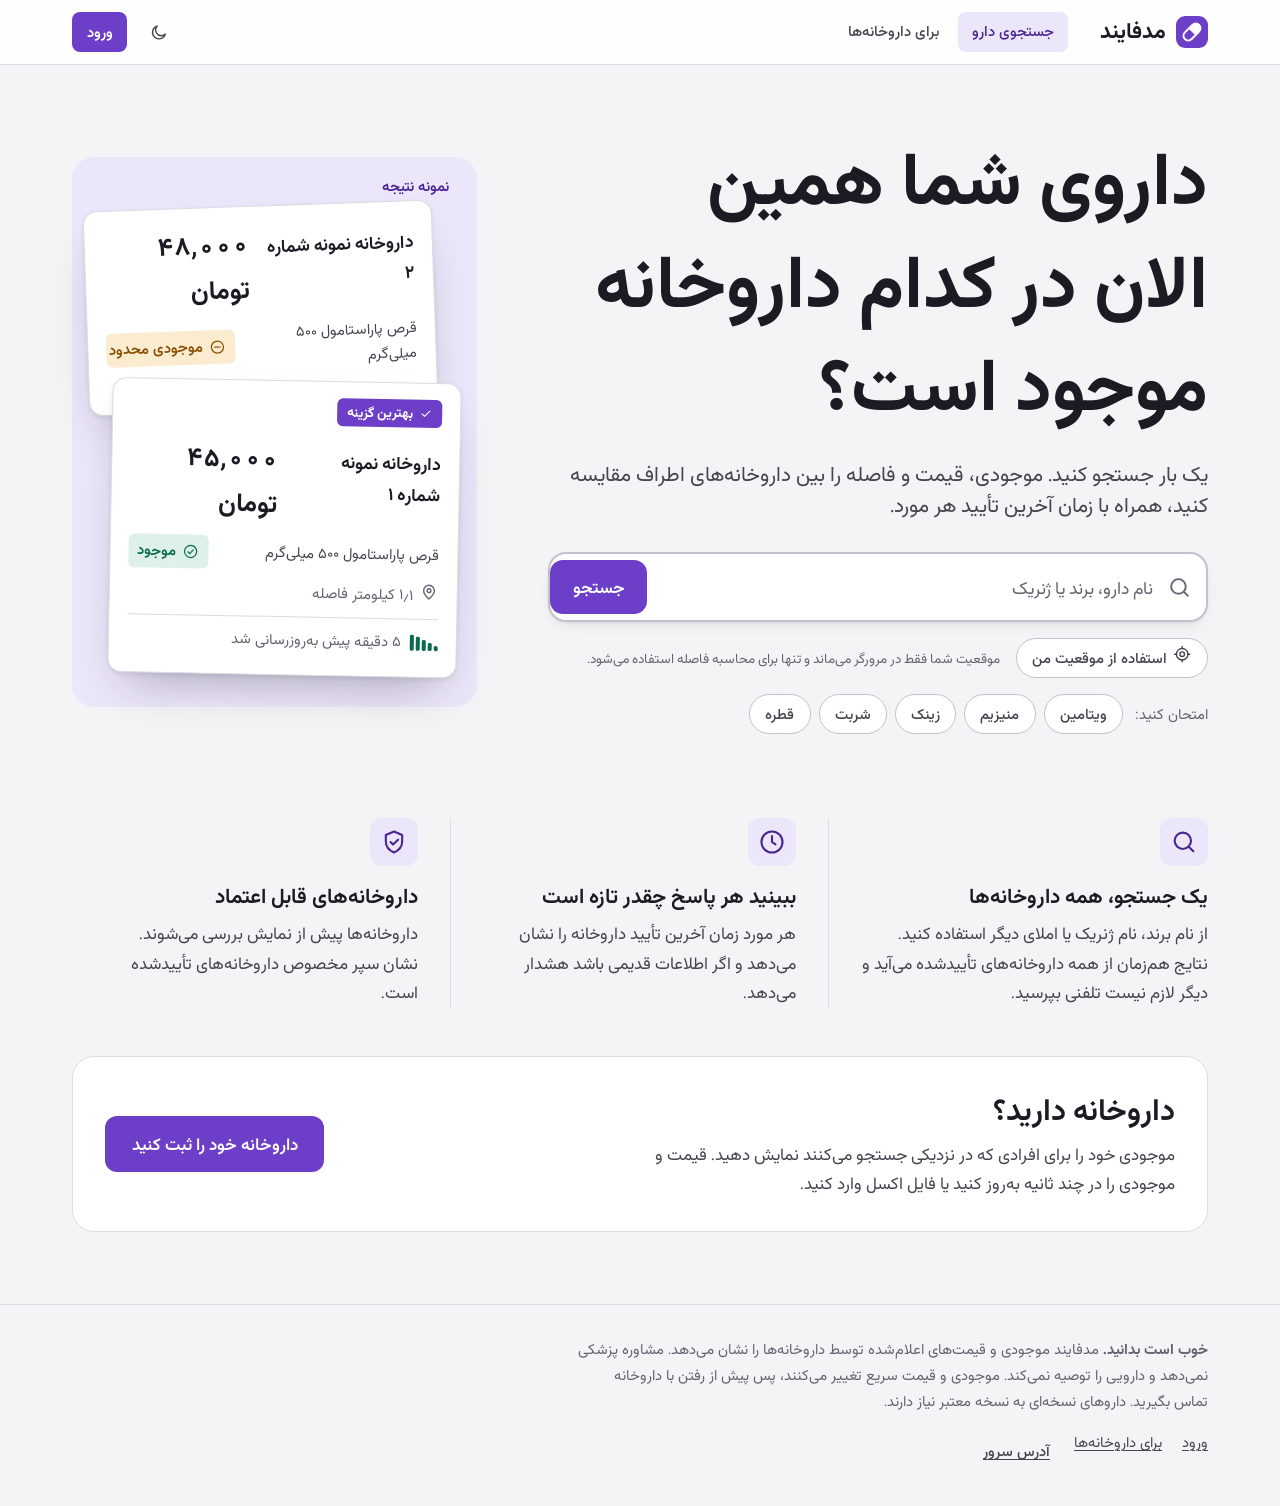
<file: frontend/index.html>
<!DOCTYPE html>
<html lang="fa" dir="rtl" data-theme="light">
<head>
<meta charset="utf-8">
<meta name="viewport" content="width=device-width, initial-scale=1">
<meta name="color-scheme" content="light dark">
<meta name="description" content="ببینید کدام داروخانه داروی شما را دارد؛ قیمت و فاصله را مقایسه کنید و زمان آخرین تأیید هر مورد را ببینید.">
<title>مدفایند: داروی خود را در داروخانه‌های اطراف پیدا کنید</title>
<script>document.documentElement.dataset.theme=localStorage.getItem('medfind_theme')||(matchMedia('(prefers-color-scheme: dark)').matches?'dark':'light')</script>
<script src="js/i18n.js"></script>
<link rel="stylesheet" href="css/medfind.css">
<link rel="stylesheet" href="css/rtl.css">
<link rel="stylesheet" href="css/search.css">
</head>
<body>
<a class="skip" href="#results">Skip to results</a>
<header id="siteNav"></header>

<main>
  <!-- ============ HERO + SEARCH ============ -->
  <section class="hero" id="hero">
    <div class="wrap hero__grid">
      <div class="hero__copy">
        <h1 class="hero__title">Which pharmacy has your medicine right now?</h1>
        <p class="hero__lede">Search once. Compare availability, price and distance across nearby pharmacies, with the time each listing was last confirmed.</p>

        <form class="searchbar-wrap" id="searchForm" role="search" autocomplete="off">
          <div class="searchbar">
            <span class="searchbar__icon" aria-hidden="true"></span>
            <label class="visually-hidden" for="q">Medicine name</label>
            <input class="searchbar__input" id="q" name="q" type="search" inputmode="search"
                   placeholder="Medicine, brand or generic name" enterkeyhint="search" autocapitalize="off" spellcheck="false">
            <button class="btn btn--primary searchbar__go" type="submit"><span class="searchbar__go-icon" aria-hidden="true"></span><span>Search</span></button>
          </div>
          <ul class="suggest" id="suggest" aria-label="Medicine suggestions"></ul>
        </form>

        <div class="hero__loc">
          <button class="chip" type="button" id="locBtn" aria-pressed="false"><span id="locBtnIcon" aria-hidden="true"></span><span id="locBtnText">Use my location</span></button>
          <span class="hint" id="locHint">Location stays in your browser and is only used to measure distance.</span>
        </div>

        <div class="hero__quick" id="quick" aria-label="Quick searches"></div>
      </div>

      <aside class="hero__stage" aria-hidden="true">
        <div class="stage__label">Example result</div>
        <div class="sample sample--back">
          <div class="sample__row"><strong>داروخانه نمونه شماره ۲</strong><span class="sample__price">۴۸٬۰۰۰ تومان</span></div>
          <div class="sample__row sample__row--sub"><span>قرص پاراستامول ۵۰۰ میلی‌گرم</span><span class="status" data-s="limited_stock" id="sampleStatusB"></span></div>
        </div>
        <div class="sample sample--front">
          <div class="sample__flags"><span class="flag" id="sampleFlag"></span></div>
          <div class="sample__row"><strong>داروخانه نمونه شماره ۱</strong><span class="sample__price">۴۵٬۰۰۰ تومان</span></div>
          <div class="sample__row sample__row--sub"><span>قرص پاراستامول ۵۰۰ میلی‌گرم</span><span class="status" data-s="available" id="sampleStatusA"></span></div>
          <div class="sample__meta"><span id="samplePin"></span> 1.1 km away</div>
          <div class="sample__fresh">
            <span class="fresh" data-tier="fresh"><span class="fresh__bars sample__bars"><i></i><i></i><i></i><i></i><i></i></span><span class="fresh__text">Updated 5 min ago</span></span>
          </div>
        </div>
      </aside>
    </div>
  </section>

  <!-- ============ RESULTS ============ -->
  <section class="results wrap" id="results" hidden aria-labelledby="resultsTitle">
    <div class="results__layout">
      <aside class="filters-col" aria-label="Filters">
        <div class="filters-col__inner" id="filtersDesktop"></div>
      </aside>

      <div class="results__main">
        <div class="results__head">
          <div>
            <h2 class="results__title" id="resultsTitle" tabindex="-1">Results</h2>
            <p class="results__sub" id="resultsSub"></p>
          </div>
          <div class="results__tools">
            <button class="btn btn--secondary btn--sm filters-btn" type="button" id="filtersBtn"><span id="filtersBtnIcon" aria-hidden="true"></span><span>Filters</span><span class="filters-btn__count" id="filtersCount" hidden></span></button>
            <label class="visually-hidden" for="sortSel">Sort results</label>
            <select class="select select--sm" id="sortSel">
              <option value="best">Best overall</option>
              <option value="nearest">Nearest</option>
              <option value="price">Lowest price</option>
              <option value="updated">Recently updated</option>
            </select>
            <div class="seg" role="group" aria-label="Result layout">
              <button type="button" class="seg__btn" id="viewCards" aria-pressed="true" aria-label="Card view"></button>
              <button type="button" class="seg__btn" id="viewTable" aria-pressed="false" aria-label="Comparison table view"></button>
            </div>
          </div>
        </div>

        <div class="products" id="products" role="group" aria-label="Narrow by product" hidden></div>
        <div id="resultList" class="result-list" aria-live="polite"></div>
        <section class="web" id="webResults" hidden aria-labelledby="webTitle"></section>
        <p class="visually-hidden" id="liveStatus" role="status"></p>
      </div>
    </div>
  </section>

  <!-- ============ WHY / HOW (shown before the first search) ============ -->
  <section class="why wrap" id="why">
    <div class="why__grid">
      <div class="why__item">
        <span id="why1" class="why__icon" aria-hidden="true"></span>
        <h2>One search, every pharmacy</h2>
        <p>Use a brand, a generic name or an alternative spelling. Results come from every approved pharmacy at once, so you stop calling around.</p>
      </div>
      <div class="why__item">
        <span id="why2" class="why__icon" aria-hidden="true"></span>
        <h2>See how fresh each answer is</h2>
        <p>Every listing shows when the pharmacy last confirmed it, and warns you when the information is old.</p>
      </div>
      <div class="why__item">
        <span id="why3" class="why__icon" aria-hidden="true"></span>
        <h2>Pharmacies you can trust</h2>
        <p>Pharmacies are reviewed before they appear. A shield marks the ones that have been verified.</p>
      </div>
    </div>

    <div class="owner-cta">
      <div>
        <h2>Run a pharmacy?</h2>
        <p>Keep your stock visible to people searching nearby. Update prices and availability in seconds, or import a spreadsheet.</p>
      </div>
      <a class="btn btn--primary btn--lg" href="login.html?mode=register&amp;role=pharmacy_owner">List your pharmacy</a>
    </div>
  </section>
</main>

<footer class="footer">
  <div class="wrap footer__grid">
    <p><strong>Good to know.</strong> MedFind shows availability and prices reported by pharmacies. It does not give medical advice or recommend medicines. Stock and prices change quickly, so confirm with the pharmacy before you travel. Prescription-only medicines need a valid prescription.</p>
    <div class="footer__links">
      <a href="login.html">Log in</a>
      <a href="login.html?mode=register&amp;role=pharmacy_owner">For pharmacies</a>
      <button class="link-btn" type="button" data-open-connection>API address</button>
    </div>
  </div>
</footer>

<!-- Filters (mobile bottom sheet; the same controls live in the sidebar on wide screens) -->
<dialog class="sheet sheet--bottom" id="filtersSheet" aria-labelledby="filtersSheetTitle">
  <div class="sheet__form">
    <div class="sheet__head"><h2 id="filtersSheetTitle">Filters</h2><button class="btn btn--ghost btn--icon" type="button" data-close-dialog aria-label="Close filters" id="filtersClose"></button></div>
    <div class="sheet__body" id="filtersMobile"></div>
    <div class="sheet__foot"><button class="btn btn--primary btn--block" type="button" data-close-dialog id="filtersDone">Show results</button></div>
  </div>
</dialog>

<template id="filtersTpl">
  <div class="filters">
    <h2 class="filters__title">Filters</h2>
    <fieldset class="fgroup">
      <legend>Availability</legend>
      <label class="check"><input type="checkbox" data-filter="inStock"><span>In stock only</span></label>
      <label class="check"><input type="checkbox" data-filter="verified"><span>Verified pharmacies only</span></label>
    </fieldset>
    <fieldset class="fgroup">
      <legend>Distance</legend>
      <div class="range">
        <input type="range" min="1" max="50" step="1" value="50" data-filter="maxKm" aria-label="Maximum distance in kilometres">
        <output data-out="maxKm">Any distance</output>
      </div>
      <p class="hint" data-loc-hint>Turn on your location to filter by distance.</p>
    </fieldset>
    <button class="btn btn--ghost btn--sm" type="button" data-clear-filters>Clear filters</button>
  </div>
</template>

<!-- API address -->
<dialog class="sheet" id="connectionDialog" aria-labelledby="connTitle">
  <form class="sheet__form" id="connectionForm" method="dialog">
    <div class="sheet__head"><h2 id="connTitle">API address</h2><button class="btn btn--ghost btn--icon" type="button" data-close-dialog aria-label="Close" id="connClose"></button></div>
    <div class="sheet__body">
      <div class="field">
        <label class="label" for="connInput">Where is the MedFind API running?</label>
        <input class="input" id="connInput" type="url" placeholder="http://127.0.0.1:8000" required>
        <p class="hint">If you opened this page from the API itself (/app/), this is already correct.</p>
      </div>
    </div>
    <div class="sheet__foot">
      <button class="btn btn--ghost" type="button" data-close-dialog>Cancel</button>
      <button class="btn btn--primary" type="submit">Save and retry</button>
    </div>
  </form>
</dialog>

<script src="js/config.js"></script>
<script src="js/core.js"></script>
<script src="js/search.js"></script>
</body>
</html>
</file>
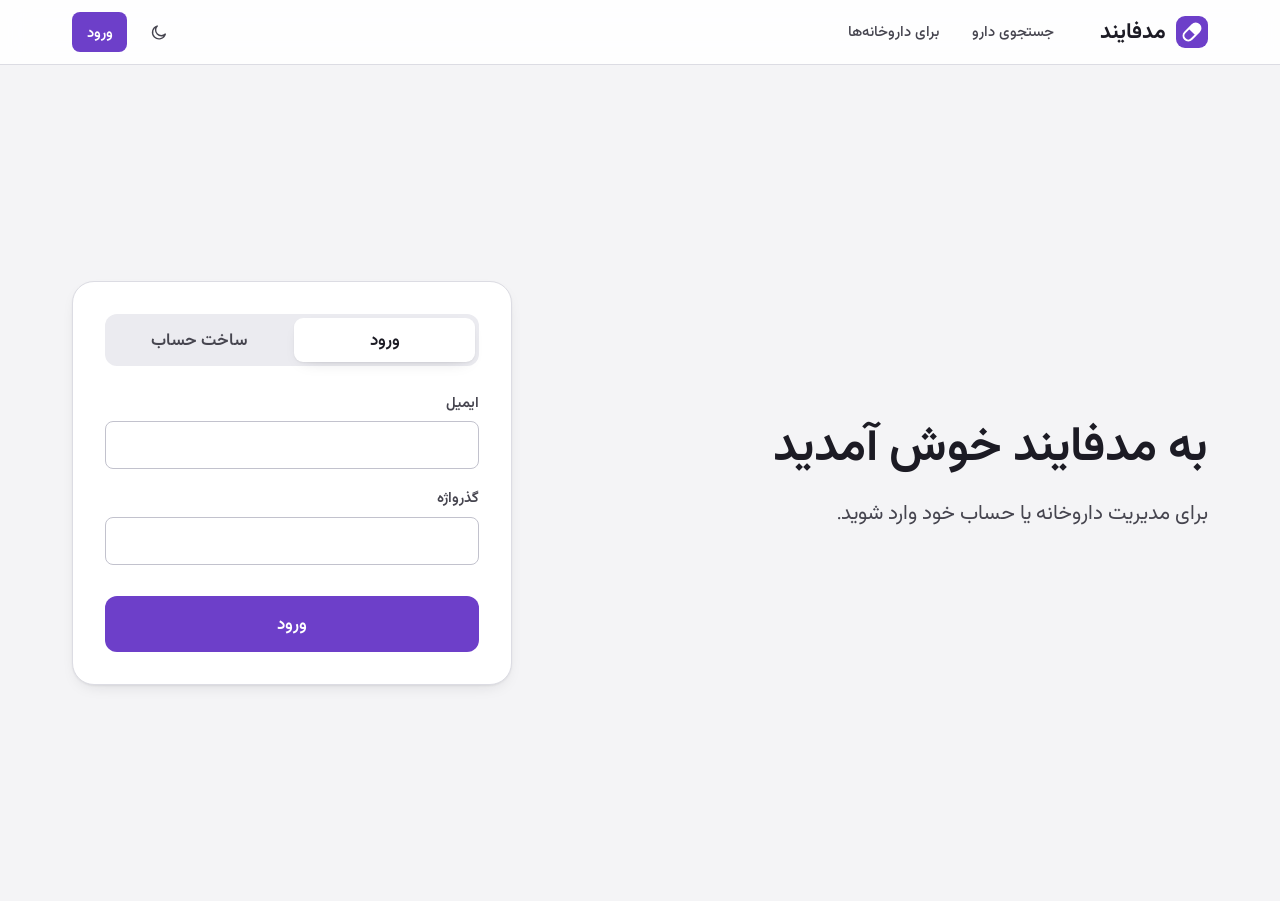
<file: frontend/admin.html>
<!DOCTYPE html>
<html lang="fa" dir="rtl" data-theme="light">
<head>
<meta charset="utf-8">
<meta name="viewport" content="width=device-width, initial-scale=1">
<meta name="color-scheme" content="light dark">
<title>مدیریت · مدفایند</title>
<script>document.documentElement.dataset.theme=localStorage.getItem('medfind_theme')||(matchMedia('(prefers-color-scheme: dark)').matches?'dark':'light')</script>
<script src="js/i18n.js"></script>
<link rel="stylesheet" href="css/medfind.css">
<link rel="stylesheet" href="css/rtl.css">
<link rel="stylesheet" href="css/app.css">
</head>
<body>
<a class="skip" href="#main">Skip to content</a>
<header id="siteNav"></header>
<main id="main" class="page wrap">
  <div class="page__head"><div><h1>Admin</h1><p>Approve pharmacies and manage the medicine catalogue.</p></div></div>
  <div class="tabs tabs--line" role="tablist" aria-label="Sections" id="tabs">
    <button class="tab" role="tab" data-tab="pharmacies" type="button">Pharmacies</button>
    <button class="tab" role="tab" data-tab="medicines" type="button">Medicines</button>
    <button class="tab" role="tab" data-tab="categories" type="button">Categories</button>
    <button class="tab" role="tab" data-tab="sources" type="button">Data sources</button>
    <button class="tab" role="tab" data-tab="users" type="button">Users</button>
  </div>
  <div id="panel" aria-live="polite"></div>
</main>

<dialog class="sheet" id="formDialog" aria-labelledby="fdTitle">
  <form class="sheet__form" id="fdForm" method="dialog">
    <div class="sheet__head"><h2 id="fdTitle"></h2><button class="btn btn--ghost btn--icon" type="button" data-close-dialog aria-label="Close" id="fdClose"></button></div>
    <div class="sheet__body" id="fdBody"></div>
    <div class="sheet__foot"><button class="btn btn--ghost" type="button" data-close-dialog>Cancel</button><button class="btn btn--primary" type="submit">Save</button></div>
  </form>
</dialog>

<script src="js/config.js"></script>
<script src="js/core.js"></script>
<script src="js/admin.js"></script>
</body>
</html>
</file>
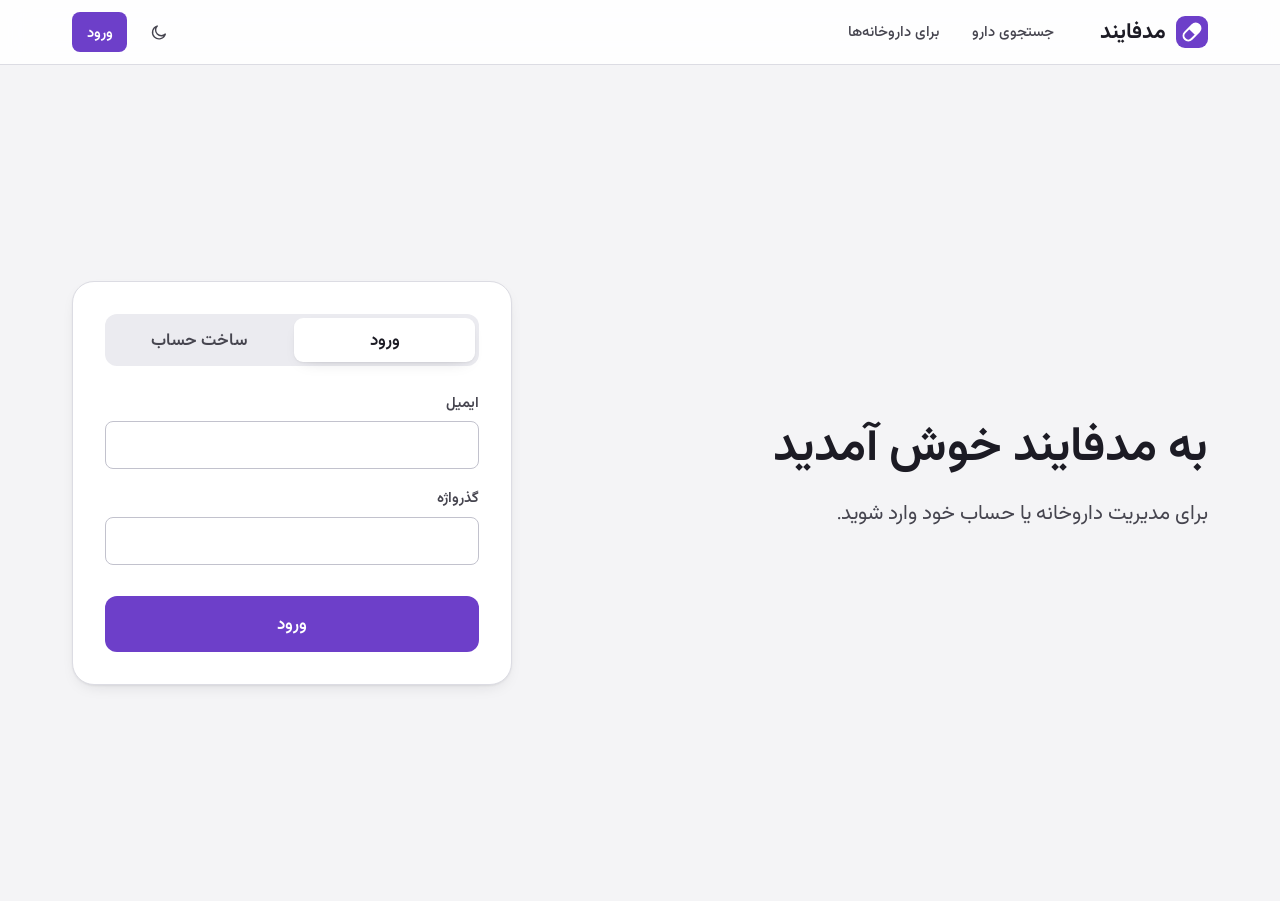
<file: frontend/dashboard.html>
<!DOCTYPE html>
<html lang="fa" dir="rtl" data-theme="light">
<head>
<meta charset="utf-8">
<meta name="viewport" content="width=device-width, initial-scale=1">
<meta name="color-scheme" content="light dark">
<title>داروخانه من · مدفایند</title>
<script>document.documentElement.dataset.theme=localStorage.getItem('medfind_theme')||(matchMedia('(prefers-color-scheme: dark)').matches?'dark':'light')</script>
<script src="js/i18n.js"></script>
<link rel="stylesheet" href="css/medfind.css">
<link rel="stylesheet" href="css/rtl.css">
<link rel="stylesheet" href="css/app.css">
</head>
<body>
<a class="skip" href="#main">Skip to content</a>
<header id="siteNav"></header>
<main id="main" class="page wrap" aria-live="polite"><div class="skeleton" style="height:240px"></div></main>

<dialog class="sheet" id="addDialog" aria-labelledby="addTitle">
  <form class="sheet__form" id="addForm" method="dialog">
    <div class="sheet__head"><h2 id="addTitle">Add a medicine</h2><button class="btn btn--ghost btn--icon" type="button" data-close-dialog aria-label="Close" id="addClose"></button></div>
    <div class="sheet__body">
      <div class="field" style="position:relative">
        <label class="label" for="addMed">Medicine</label>
        <input class="input" id="addMed" autocomplete="off" placeholder="Start typing a name…" required>
        <ul class="suggest" id="addSuggest" aria-label="Medicines"></ul>
        <p class="hint" id="addPicked">Pick a medicine from the list.</p>
      </div>
      <div class="field-row field-row--3" style="margin-top:var(--s-4)">
        <div class="field"><label class="label" for="addPrice">Price</label><input class="input" id="addPrice" type="number" min="0" step="0.01" inputmode="decimal"></div>
        <div class="field"><label class="label" for="addStatus">Status</label>
          <select class="select" id="addStatus"><option value="available">Available</option><option value="limited_stock">Limited stock</option><option value="out_of_stock">Out of stock</option><option value="unknown">Not confirmed</option></select></div>
        <div class="field"><label class="label" for="addStock">Stock</label><input class="input" id="addStock" type="number" min="0" step="1" inputmode="numeric"></div>
      </div>
      <p class="form-error" id="addErr" role="alert"></p>
    </div>
    <div class="sheet__foot"><button class="btn btn--ghost" type="button" data-close-dialog>Cancel</button><button class="btn btn--primary" type="submit">Add listing</button></div>
  </form>
</dialog>

<dialog class="sheet" id="impDialog" aria-labelledby="impTitle">
  <form class="sheet__form" id="impForm" method="dialog">
    <div class="sheet__head"><h2 id="impTitle">Import stock from a file</h2><button class="btn btn--ghost btn--icon" type="button" data-close-dialog aria-label="Close" id="impClose"></button></div>
    <div class="sheet__body">
      <p style="color:var(--ink-2)">یک فایل CSV یا Excel با ستون <b>نام دارو</b> (یا <b>بارکد</b>) و دست‌کم یکی از ستون‌های <b>قیمت</b>، <b>وضعیت</b> و <b>موجودی</b> بارگذاری کنید. موردهای موجود به‌روز و موردهای جدید اضافه می‌شوند.</p>
      <p style="margin:var(--s-3) 0"><button class="link-btn" type="button" id="impTpl">Download a template</button></p>
      <div class="field"><label class="label" for="impFile">File (.csv or .xlsx, up to 2 MB)</label><input class="input" id="impFile" type="file" accept=".csv,.xlsx,.xlsm,.txt,.tsv" required></div>
      <div id="impResult" role="status" aria-live="polite" style="margin-top:var(--s-4)"></div>
    </div>
    <div class="sheet__foot"><button class="btn btn--ghost" type="button" data-close-dialog>Close</button><button class="btn btn--primary" type="submit" id="impGo">Import</button></div>
  </form>
</dialog>

<script src="js/config.js"></script>
<script src="js/core.js"></script>
<script src="js/dashboard.js"></script>
</body>
</html>
</file>
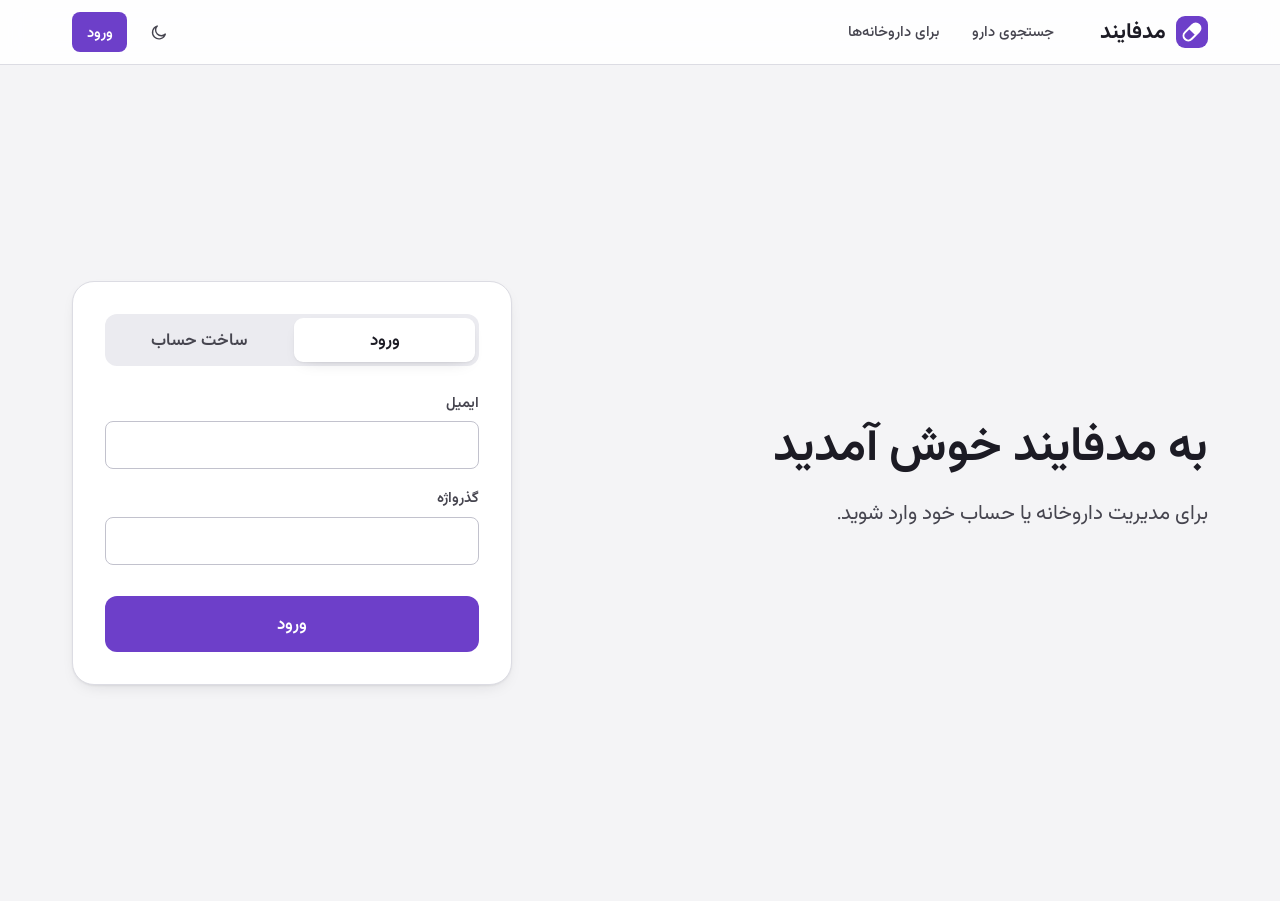
<file: frontend/login.html>
<!DOCTYPE html>
<html lang="fa" dir="rtl" data-theme="light">
<head>
<meta charset="utf-8">
<meta name="viewport" content="width=device-width, initial-scale=1">
<meta name="color-scheme" content="light dark">
<title>ورود · مدفایند</title>
<script>document.documentElement.dataset.theme=localStorage.getItem('medfind_theme')||(matchMedia('(prefers-color-scheme: dark)').matches?'dark':'light')</script>
<script src="js/i18n.js"></script>
<link rel="stylesheet" href="css/medfind.css">
<link rel="stylesheet" href="css/rtl.css">
<link rel="stylesheet" href="css/app.css">
</head>
<body>
<a class="skip" href="#main">Skip to form</a>
<header id="siteNav"></header>
<main id="main" class="auth">
  <div class="wrap auth__grid">
    <div class="auth__pitch">
      <h1 id="pitchTitle">Welcome back to MedFind</h1>
      <p id="pitchText">Log in to manage your pharmacy's listings.</p>
      <ul class="auth__points" id="pitchPoints"></ul>
    </div>
    <div class="auth__card">
      <div class="tabs" role="tablist" aria-label="Account">
        <button class="tab" role="tab" id="tabLogin" aria-controls="formLogin" type="button">Log in</button>
        <button class="tab" role="tab" id="tabReg" aria-controls="formReg" type="button">Create account</button>
      </div>

      <form id="formLogin" role="tabpanel" aria-labelledby="tabLogin" novalidate>
        <div class="field"><label class="label" for="liEmail">Email</label>
          <input class="input" id="liEmail" type="email" autocomplete="username" required></div>
        <div class="field"><label class="label" for="liPass">Password</label>
          <input class="input" id="liPass" type="password" autocomplete="current-password" required></div>
        <p class="form-error" id="liErr" role="alert"></p>
        <button class="btn btn--primary btn--lg btn--block" type="submit" id="liBtn">Log in</button>
      </form>

      <form id="formReg" role="tabpanel" aria-labelledby="tabReg" novalidate hidden>
        <fieldset class="role-pick">
          <legend>I am a…</legend>
          <label class="role-opt"><input type="radio" name="role" value="customer"><span><b>Customer</b><small>Find medicine nearby</small></span></label>
          <label class="role-opt"><input type="radio" name="role" value="pharmacy_owner"><span><b>Pharmacy owner</b><small>List my stock</small></span></label>
        </fieldset>
        <div class="field"><label class="label" for="rgName">Full name</label>
          <input class="input" id="rgName" autocomplete="name" required></div>
        <div class="field"><label class="label" for="rgEmail">Email</label>
          <input class="input" id="rgEmail" type="email" autocomplete="email" required></div>
        <div class="field-row field-row--2">
          <div class="field"><label class="label" for="rgPass">Password <small>(8+ characters)</small></label>
            <input class="input" id="rgPass" type="password" autocomplete="new-password" minlength="8" required></div>
          <div class="field"><label class="label" for="rgPhone">Phone <small>(optional)</small></label>
            <input class="input" id="rgPhone" type="tel" autocomplete="tel"></div>
        </div>
        <p class="form-error" id="rgErr" role="alert"></p>
        <button class="btn btn--primary btn--lg btn--block" type="submit" id="rgBtn">Create account</button>
      </form>
    </div>
  </div>
</main>
<script src="js/config.js"></script>
<script src="js/core.js"></script>
<script src="js/login.js"></script>
</body>
</html>
</file>
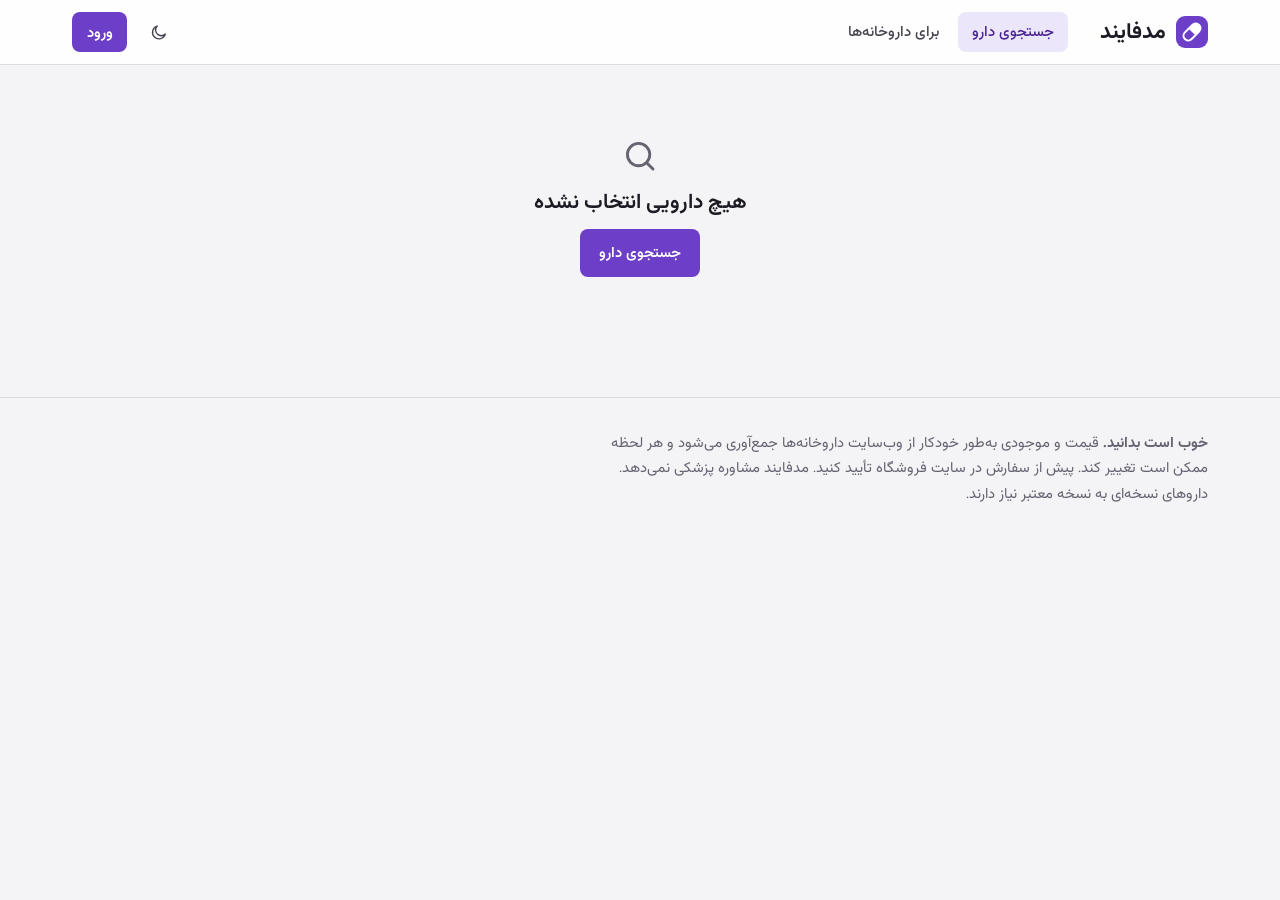
<file: frontend/product.html>
<!DOCTYPE html>
<html lang="fa" dir="rtl" data-theme="light">
<head>
<meta charset="utf-8">
<meta name="viewport" content="width=device-width, initial-scale=1">
<meta name="color-scheme" content="light dark">
<title>مقایسه قیمت · مدفایند</title>
<script>document.documentElement.dataset.theme=localStorage.getItem('medfind_theme')||(matchMedia('(prefers-color-scheme: dark)').matches?'dark':'light')</script>
<script src="js/i18n.js"></script>
<link rel="stylesheet" href="css/medfind.css">
<link rel="stylesheet" href="css/rtl.css">
<link rel="stylesheet" href="css/search.css">
<link rel="stylesheet" href="css/product.css">
</head>
<body>
<a class="skip" href="#main">Skip to content</a>
<header id="siteNav"></header>
<main id="main" class="pp wrap" aria-live="polite"><div class="skeleton" style="height:260px"></div></main>
<footer class="footer"><div class="wrap footer__grid"><p><strong>Good to know.</strong> Prices and availability are collected automatically from pharmacy websites and can change at any time. Confirm on the shop's site before you order. MedFind does not give medical advice. Prescription-only medicines need a valid prescription.</p></div></footer>
<script src="js/config.js"></script>
<script src="js/core.js"></script>
<script src="js/product.js"></script>
</body>
</html>
</file>
<file: frontend/css/medfind.css>
/* ==========================================================================
   MedFind design system
   Shared by every page: tokens, light/dark themes, base, components.

   Breakpoints (UI/UX spec): 375 base, 768 tablet, 1440 desktop (plus 1100
   where a sidebar needs the room). Accessibility target: WCAG 2.1 AA text
   contrast and 48px minimum tap targets.
   ========================================================================== */

@font-face {
  font-family: "Figtree";
  font-style: normal;
  font-weight: 300 900;
  font-display: swap;
  src: url("../fonts/figtree-latin-wght-normal.woff2") format("woff2");
  unicode-range: U+0000-00FF, U+0131, U+0152-0153, U+02BB-02BC, U+02C6, U+02DA, U+02DC, U+2000-206F, U+20AC, U+2122, U+2191, U+2193, U+2212, U+2215, U+FEFF, U+FFFD;
}
@font-face {
  font-family: "Figtree";
  font-style: normal;
  font-weight: 300 900;
  font-display: swap;
  src: url("../fonts/figtree-latin-ext-wght-normal.woff2") format("woff2");
  unicode-range: U+0100-02BA, U+02BD-02C5, U+02C7-02CC, U+02CE-02D7, U+02DD-02FF, U+0304, U+0308, U+0329, U+1D00-1DBF, U+1E00-1E9F, U+1EF2-1EFF, U+2020, U+20A0-20AB, U+20AD-20C0, U+2113, U+2C60-2C7F, U+A720-A7FF;
}
@font-face {
  font-family: "Bricolage Grotesque";
  font-style: normal;
  font-weight: 200 800;
  font-display: swap;
  src: url("../fonts/bricolage-grotesque-latin-wght-normal.woff2") format("woff2");
  unicode-range: U+0000-00FF, U+0131, U+0152-0153, U+02BB-02BC, U+02C6, U+02DA, U+02DC, U+2000-206F, U+20AC, U+2122, U+2191, U+2193, U+2212, U+2215, U+FEFF, U+FFFD;
}

/* ------------------------------------------------------------------ tokens */
:root {
  color-scheme: light;

  --bg: #f4f4f6;
  --surface: #ffffff;
  --surface-2: #ebebf0;
  --ink: #1c1b24;
  --ink-2: #46454f;
  --muted: #646371;
  --line: #dcdce3;
  --line-2: #c2c2cd;

  --brand: #6d3fc9;
  --brand-hover: #5a2fb0;
  --brand-soft: #ece6fa;
  --brand-ink: #4a2492;
  --on-brand: #ffffff;

  --ok-fg: #0a6b4e;   --ok-bg: #ddf1e8;
  --warn-fg: #885000; --warn-bg: #fbebcf;
  --bad-fg: #a3262b;  --bad-bg: #fadfdf;
  --mute-fg: #565564; --mute-bg: #e8e8ee;

  --focus: #1d5fd1;
  --shadow-1: 0 1px 2px rgba(28, 27, 36, 0.06), 0 6px 18px -10px rgba(28, 27, 36, 0.22);
  --shadow-2: 0 2px 4px rgba(28, 27, 36, 0.08), 0 24px 48px -20px rgba(28, 27, 36, 0.35);
  --scrim: rgba(20, 18, 30, 0.5);

  --font-display: "Bricolage Grotesque", "Figtree", system-ui, sans-serif;
  --font-ui: "Figtree", system-ui, -apple-system, "Segoe UI", sans-serif;

  --fs-xs: clamp(0.78rem, 0.76rem + 0.1vw, 0.84rem);
  --fs-sm: clamp(0.86rem, 0.84rem + 0.15vw, 0.92rem);
  --fs-md: clamp(1rem, 0.97rem + 0.15vw, 1.0625rem);
  --fs-lg: clamp(1.15rem, 1.08rem + 0.35vw, 1.3rem);
  --fs-xl: clamp(1.4rem, 1.2rem + 0.9vw, 1.9rem);
  --fs-2xl: clamp(1.9rem, 1.4rem + 2.2vw, 3rem);
  --fs-hero: clamp(2.35rem, 1.2rem + 5.2vw, 4.6rem);

  --s-1: 0.25rem; --s-2: 0.5rem; --s-3: 0.75rem; --s-4: 1rem;
  --s-5: 1.5rem; --s-6: 2rem; --s-7: 3rem; --s-8: 4.5rem;

  --r-sm: 8px;    /* inputs, buttons */
  --r-md: 14px;   /* cards */
  --r-lg: 22px;   /* hero panels, sheets */
  --tap: 48px;
  --nav-h: 64px;
}

:root[data-theme="dark"] {
  color-scheme: dark;

  --bg: #121217;
  --surface: #1b1b23;
  --surface-2: #25252f;
  --ink: #ececf2;
  --ink-2: #c4c4d0;
  --muted: #9d9dad;
  --line: #2e2e3a;
  --line-2: #44445a;

  --brand: #a98bf0;
  --brand-hover: #bda5f5;
  --brand-soft: #2d2450;
  --brand-ink: #cfbdfa;
  --on-brand: #1a0f38;

  --ok-fg: #62dfb2;   --ok-bg: #123428;
  --warn-fg: #f2bb68; --warn-bg: #3a2a10;
  --bad-fg: #ff9fa1;  --bad-bg: #3c1a1c;
  --mute-fg: #b4b4c4; --mute-bg: #2a2a36;

  --focus: #8bb8ff;
  --shadow-1: 0 1px 2px rgba(0, 0, 0, 0.35), 0 6px 18px -10px rgba(0, 0, 0, 0.6);
  --shadow-2: 0 2px 4px rgba(0, 0, 0, 0.4), 0 24px 48px -20px rgba(0, 0, 0, 0.7);
  --scrim: rgba(0, 0, 0, 0.62);
}

/* -------------------------------------------------------------------- base */
*, *::before, *::after { box-sizing: border-box; }
[hidden] { display: none !important; }
html { font-size: 100%; -webkit-text-size-adjust: 100%; scroll-padding-top: calc(var(--nav-h) + 1rem); }
body {
  margin: 0;
  background: var(--bg);
  color: var(--ink);
  font-family: var(--font-ui);
  font-size: var(--fs-md);
  line-height: 1.55;
  -webkit-font-smoothing: antialiased;
  text-rendering: optimizeLegibility;
}
h1, h2, h3, h4 { margin: 0; font-family: var(--font-display); font-weight: 650; letter-spacing: -0.015em; line-height: 1.15; }
p { margin: 0; }
a { color: var(--brand-ink); text-underline-offset: 3px; }
a:hover { color: var(--brand); }
img, svg { max-width: 100%; }
code { font-family: ui-monospace, Menlo, Consolas, monospace; font-size: 0.88em; background: var(--surface-2); padding: 0.1em 0.4em; border-radius: 6px; }
button, input, select, textarea { font: inherit; color: inherit; }
button { cursor: pointer; }
:focus-visible { outline: 3px solid var(--focus); outline-offset: 2px; border-radius: 4px; }
.num { font-variant-numeric: tabular-nums; }

.wrap { width: 100%; max-width: 1200px; margin-inline: auto; padding-inline: clamp(1rem, 4vw, 2rem); }
.visually-hidden { position: absolute !important; width: 1px; height: 1px; overflow: hidden; clip: rect(0 0 0 0); clip-path: inset(50%); white-space: nowrap; }
.skip { position: absolute; left: 1rem; top: -4rem; background: var(--brand); color: var(--on-brand); padding: 0.75rem 1rem; border-radius: var(--r-sm); z-index: 100; }
.skip:focus { top: 0.75rem; }

.icon { width: 1.25em; height: 1.25em; flex: none; }
.logo { width: 32px; height: 32px; flex: none; }

/* --------------------------------------------------------------------- nav */
.nav {
  position: sticky; top: 0; z-index: 40;
  background: color-mix(in srgb, var(--surface) 88%, transparent);
  -webkit-backdrop-filter: saturate(1.4) blur(14px);
  backdrop-filter: saturate(1.4) blur(14px);
  border-bottom: 1px solid var(--line);
}
.nav__inner { display: flex; align-items: center; gap: var(--s-4); min-height: var(--nav-h); }
.brand { display: inline-flex; align-items: center; gap: 0.6rem; text-decoration: none; color: var(--ink); min-height: var(--tap); }
.brand:hover { color: var(--ink); }
.brand__name { font-family: var(--font-display); font-weight: 700; font-size: 1.35rem; letter-spacing: -0.03em; }
.nav__links { display: none; gap: var(--s-1); margin-left: var(--s-4); }
.nav__links a {
  display: inline-flex; align-items: center; min-height: 40px; padding: 0 0.9rem;
  border-radius: var(--r-sm); text-decoration: none; color: var(--ink-2); font-weight: 500; font-size: var(--fs-sm);
}
.nav__links a:hover { background: var(--surface-2); color: var(--ink); }
.nav__links a[aria-current="page"] { color: var(--brand-ink); background: var(--brand-soft); }
.nav__actions { margin-left: auto; display: flex; align-items: center; gap: var(--s-2); }
.nav__user { display: none; font-size: var(--fs-sm); color: var(--muted); max-width: 16ch; overflow: hidden; text-overflow: ellipsis; white-space: nowrap; }
.i-sun { display: none; }
:root[data-theme="dark"] .i-sun { display: inline-block; }
:root[data-theme="dark"] .i-moon { display: none; }

@media (min-width: 768px) {
  .nav__links { display: flex; }
  .nav__user { display: inline; }
}

/* ----------------------------------------------------------------- buttons */
.btn {
  display: inline-flex; align-items: center; justify-content: center; gap: 0.5rem;
  min-height: var(--tap); padding: 0 1.15rem;
  border: 1.5px solid transparent; border-radius: var(--r-sm);
  font-weight: 600; font-size: var(--fs-sm); line-height: 1; text-decoration: none; white-space: nowrap;
  transition: background-color 140ms ease, border-color 140ms ease, color 140ms ease, transform 80ms ease;
}
.btn:active { transform: translateY(1px); }
.btn[disabled], .btn[aria-disabled="true"] { opacity: 0.5; pointer-events: none; }
.btn--primary { background: var(--brand); color: var(--on-brand); }
.btn--primary:hover { background: var(--brand-hover); color: var(--on-brand); }
.btn--secondary { background: var(--surface); color: var(--brand-ink); border-color: var(--line-2); }
.btn--secondary:hover { background: var(--brand-soft); border-color: var(--brand); color: var(--brand-ink); }
.btn--ghost { background: transparent; color: var(--ink-2); border-color: transparent; }
.btn--ghost:hover { background: var(--surface-2); color: var(--ink); }
.btn--danger { background: var(--bad-bg); color: var(--bad-fg); border-color: transparent; }
.btn--danger:hover { filter: brightness(0.96); }
.btn--lg { min-height: 56px; padding: 0 1.6rem; font-size: var(--fs-md); border-radius: 12px; }
.btn--sm { min-height: 40px; padding: 0 0.85rem; }
.btn--icon { width: var(--tap); padding: 0; }
.btn--sm.btn--icon { width: 40px; }
.btn--block { width: 100%; }
.link-btn { background: none; border: 0; padding: 0.5rem 0.25rem; min-height: 44px; color: var(--brand-ink); text-decoration: underline; text-underline-offset: 3px; font-weight: 500; }
.link-btn:hover { color: var(--brand); }

/* ------------------------------------------------------------------- forms */
.field { display: grid; gap: 0.35rem; }
.field + .field, .field-row + .field, .field + .field-row { margin-top: var(--s-4); }
.label { font-size: var(--fs-sm); font-weight: 600; color: var(--ink-2); }
.label small { font-weight: 400; color: var(--muted); }
.input, .select, .textarea {
  width: 100%; min-height: var(--tap); padding: 0 0.9rem;
  background: var(--surface); color: var(--ink);
  border: 1.5px solid var(--line-2); border-radius: var(--r-sm);
  transition: border-color 140ms ease, box-shadow 140ms ease;
}
.textarea { padding: 0.75rem 0.9rem; min-height: 96px; }
.input::placeholder { color: var(--muted); opacity: 1; }
.input:hover, .select:hover { border-color: var(--muted); }
.input:focus, .select:focus, .textarea:focus { outline: none; border-color: var(--brand); box-shadow: 0 0 0 3px color-mix(in srgb, var(--brand) 28%, transparent); }
.select { appearance: none; padding-right: 2.4rem; background-image: url("data:image/svg+xml,%3Csvg xmlns='http://www.w3.org/2000/svg' viewBox='0 0 24 24' fill='none' stroke='%23777786' stroke-width='2' stroke-linecap='round' stroke-linejoin='round'%3E%3Cpath d='m6 9 6 6 6-6'/%3E%3C/svg%3E"); background-repeat: no-repeat; background-position: right 0.7rem center; background-size: 1.1rem; }
.hint { font-size: var(--fs-xs); color: var(--muted); }
.form-error { color: var(--bad-fg); font-size: var(--fs-sm); min-height: 1.3em; margin-top: var(--s-3); }
.form-ok { color: var(--ok-fg); font-size: var(--fs-sm); margin-top: var(--s-3); }
.field-row { display: grid; gap: var(--s-4); }
@media (min-width: 560px) { .field-row--2 { grid-template-columns: 1fr 1fr; } .field-row--3 { grid-template-columns: repeat(3, 1fr); } }

.check { display: flex; align-items: center; gap: 0.7rem; min-height: var(--tap); cursor: pointer; font-size: var(--fs-sm); }
.check input { appearance: none; width: 22px; height: 22px; flex: none; margin: 0; border: 1.5px solid var(--line-2); border-radius: 6px; background: var(--surface); display: grid; place-content: center; cursor: pointer; transition: background-color 120ms, border-color 120ms; }
.check input::after { content: ""; width: 11px; height: 6px; border-left: 2.5px solid var(--on-brand); border-bottom: 2.5px solid var(--on-brand); transform: rotate(-45deg) translate(1px, -1px) scale(0); transition: transform 120ms ease; }
.check input:checked { background: var(--brand); border-color: var(--brand); }
.check input:checked::after { transform: rotate(-45deg) translate(1px, -1px) scale(1); }
.check input:focus-visible { outline: 3px solid var(--focus); outline-offset: 2px; }

input[type="range"] { width: 100%; height: var(--tap); background: transparent; accent-color: var(--brand); }

/* ----------------------------------------------------------- chips & badges */
.chip {
  display: inline-flex; align-items: center; gap: 0.4rem; min-height: 40px; padding: 0 0.95rem;
  background: var(--surface); color: var(--ink-2); border: 1.5px solid var(--line-2); border-radius: 999px;
  font-size: var(--fs-sm); font-weight: 500; transition: background-color 120ms, border-color 120ms, color 120ms;
}
.chip:hover { border-color: var(--brand); color: var(--ink); }
.chip[aria-pressed="true"], .chip[aria-current="true"] { background: var(--brand-soft); border-color: var(--brand); color: var(--brand-ink); }
.chip .count { color: var(--muted); font-variant-numeric: tabular-nums; }

.status { display: inline-flex; align-items: center; gap: 0.4rem; padding: 0.25rem 0.65rem 0.25rem 0.5rem; border-radius: 6px; font-size: var(--fs-sm); font-weight: 600; white-space: nowrap; }
.status .icon { width: 1.1em; height: 1.1em; }
.status[data-s="available"] { background: var(--ok-bg); color: var(--ok-fg); }
.status[data-s="limited_stock"] { background: var(--warn-bg); color: var(--warn-fg); }
.status[data-s="out_of_stock"] { background: var(--bad-bg); color: var(--bad-fg); }
.status[data-s="unknown"] { background: var(--mute-bg); color: var(--mute-fg); }

.flag { display: inline-flex; align-items: center; gap: 0.35rem; padding: 0.15rem 0.6rem; border-radius: 6px; background: var(--brand); color: var(--on-brand); font-size: var(--fs-xs); font-weight: 700; letter-spacing: 0.01em; }
.flag--soft { background: var(--brand-soft); color: var(--brand-ink); }
.flag .icon { width: 1em; height: 1em; }

/* Freshness meter: five bars that rise like signal strength. The memorable
   element of the product: how recently was this answer confirmed? */
.fresh { display: inline-flex; align-items: center; gap: 0.55rem; font-size: var(--fs-sm); color: var(--muted); }
.fresh__bars { display: inline-flex; align-items: flex-end; gap: 2px; height: 16px; }
.fresh__bars i { width: 4px; border-radius: 1.5px; background: var(--line-2); }
.fresh__bars i:nth-child(1) { height: 5px; }
.fresh__bars i:nth-child(2) { height: 8px; }
.fresh__bars i:nth-child(3) { height: 11px; }
.fresh__bars i:nth-child(4) { height: 14px; }
.fresh__bars i:nth-child(5) { height: 16px; }
.fresh[data-tier="fresh"] .fresh__bars i.on { background: var(--ok-fg); }
.fresh[data-tier="aging"] .fresh__bars i.on { background: var(--warn-fg); }
.fresh[data-tier="stale"] .fresh__bars i.on { background: var(--bad-fg); }
.fresh[data-tier="stale"] .fresh__text { color: var(--bad-fg); font-weight: 600; }

/* --------------------------------------------------------------- surfaces */
.card { background: var(--surface); border: 1px solid var(--line); border-radius: var(--r-md); }
.panel { background: var(--surface); border: 1px solid var(--line); border-radius: var(--r-md); padding: var(--s-5); }

.banner { display: flex; align-items: flex-start; gap: 0.75rem; padding: 0.85rem 1rem; border-radius: var(--r-sm); background: var(--warn-bg); color: var(--warn-fg); font-size: var(--fs-sm); }
.banner .icon { margin-top: 0.15em; }
.banner .link-btn { color: inherit; padding: 0; min-height: 0; }
.banner--info { background: var(--brand-soft); color: var(--brand-ink); }

.empty { display: grid; justify-items: center; gap: var(--s-3); text-align: center; padding: var(--s-7) var(--s-4); color: var(--ink-2); }
.empty .icon { width: 2.4rem; height: 2.4rem; color: var(--muted); }
.empty h3 { font-size: var(--fs-lg); color: var(--ink); }
.empty p { max-width: 46ch; }

.skeleton { position: relative; overflow: hidden; background: var(--surface-2); border-radius: 8px; }
.skeleton::after { content: ""; position: absolute; inset: 0; transform: translateX(-100%); background: linear-gradient(90deg, transparent, color-mix(in srgb, var(--surface) 70%, transparent), transparent); animation: shimmer 1.4s infinite; }
@keyframes shimmer { to { transform: translateX(100%); } }

/* ------------------------------------------------------------------ dialog */
dialog.sheet {
  border: 0; padding: 0; color: var(--ink); background: var(--surface);
  width: min(560px, calc(100vw - 2rem)); max-height: min(90vh, 900px);
  border-radius: var(--r-lg); box-shadow: var(--shadow-2);
}
dialog.sheet::backdrop { background: var(--scrim); -webkit-backdrop-filter: blur(2px); backdrop-filter: blur(2px); }
.sheet__form { display: flex; flex-direction: column; max-height: inherit; }
.sheet__head { display: flex; align-items: center; justify-content: space-between; gap: var(--s-3); padding: var(--s-5) var(--s-5) var(--s-3); }
.sheet__head h2 { font-size: var(--fs-xl); }
.sheet__body { padding: var(--s-2) var(--s-5) var(--s-5); overflow-y: auto; }
.sheet__foot { display: flex; justify-content: flex-end; gap: var(--s-3); padding: var(--s-4) var(--s-5); border-top: 1px solid var(--line); }
@media (max-width: 767px) {
  dialog.sheet.sheet--bottom { width: 100%; max-width: none; margin: auto 0 0; border-radius: var(--r-lg) var(--r-lg) 0 0; max-height: 88vh; }
}

/* ------------------------------------------------------------------- toast */
.toasts { position: fixed; left: 50%; bottom: 1rem; transform: translateX(-50%); display: grid; gap: 0.5rem; z-index: 200; width: min(92vw, 420px); pointer-events: none; }
.toast { background: var(--ink); color: var(--bg); padding: 0.8rem 1.1rem; border-radius: 10px; font-size: var(--fs-sm); font-weight: 500; box-shadow: var(--shadow-2); animation: toast-in 180ms ease-out; }
.toast--error { background: var(--bad-fg); color: #fff; }
:root[data-theme="dark"] .toast--error { background: #ff9fa1; color: #2a0709; }
.toast.out { opacity: 0; transition: opacity 220ms ease; }
@keyframes toast-in { from { transform: translateY(8px); opacity: 0; } }

/* ------------------------------------------------------------------ typeahead */
.suggest { position: absolute; left: 0; right: 0; top: calc(100% + 6px); z-index: 30; margin: 0; padding: 0.35rem; list-style: none; background: var(--surface); border: 1px solid var(--line-2); border-radius: 14px; box-shadow: var(--shadow-2); max-height: 20rem; overflow-y: auto; }
.suggest li { display: flex; align-items: center; justify-content: space-between; gap: 0.75rem; min-height: var(--tap); padding: 0.5rem 0.75rem; border-radius: 9px; cursor: pointer; }
.suggest li small { color: var(--muted); }
.suggest li[aria-selected="true"], .suggest li:hover { background: var(--brand-soft); color: var(--brand-ink); }
.suggest li[aria-selected="true"] small, .suggest li:hover small { color: inherit; }

/* ------------------------------------------------------------------- footer */
.footer { border-top: 1px solid var(--line); margin-top: var(--s-8); padding-block: var(--s-6); color: var(--muted); font-size: var(--fs-sm); }
.footer__grid { display: grid; gap: var(--s-4); }
.footer p { max-width: 70ch; }
.footer__links { display: flex; flex-wrap: wrap; gap: 0.25rem 1.25rem; }
.footer__links a, .footer__links button { color: var(--ink-2); }

@media (prefers-reduced-motion: reduce) {
  *, *::before, *::after { animation-duration: 0.001ms !important; animation-iteration-count: 1 !important; transition-duration: 0.001ms !important; scroll-behavior: auto !important; }
}
</file>
<file: frontend/css/rtl.css>
/* Persian font + right-to-left fixes. Layout built with flex/grid flips by itself;
   only the physical left/right rules from the other stylesheets are overridden. */
@font-face {
  font-family: "Vazirmatn";
  font-style: normal;
  font-weight: 100 900;
  font-display: swap;
  src: url("../fonts/vazirmatn-wght.woff2") format("woff2");
  unicode-range: U+0600-06FF, U+200C-200E, U+2010-2011, U+204F, U+2E41, U+FB50-FDFF, U+FE80-FEFC;
}
html[lang="fa"] {
  --font-ui: "Vazirmatn", "Figtree", system-ui, "Segoe UI", Tahoma, sans-serif;
  --font-display: "Vazirmatn", "Bricolage Grotesque", "Figtree", system-ui, sans-serif;
}
html[lang="fa"] body { line-height: 1.75; }
html[lang="fa"] h1, html[lang="fa"] h2, html[lang="fa"] h3, html[lang="fa"] h4 { line-height: 1.4; }
html[lang="fa"] *, html[lang="fa"] *::before, html[lang="fa"] *::after { letter-spacing: 0 !important; }

[dir="rtl"] .skip { left: auto; right: 1rem; }
[dir="rtl"] .nav__links { margin-left: 0; margin-right: var(--s-4); }
[dir="rtl"] .nav__actions { margin-left: 0; margin-right: auto; }
[dir="rtl"] .select { padding-right: 0.9rem; padding-left: 2.4rem; background-position: left 0.9rem center; }
[dir="rtl"] .searchbar { padding-left: 0; padding-right: 14px; }
[dir="rtl"] .quick__label { margin-right: 0; margin-left: 0.25rem; }
[dir="rtl"] .stage__label { left: auto; right: 1.75rem; }
[dir="rtl"] .range output { text-align: left; }
[dir="rtl"] .result__buy { text-align: left; }
[dir="rtl"] .result__actions { margin-left: 0 !important; margin-right: auto; }
[dir="rtl"] .cmp th, [dir="rtl"] .dt th, [dir="rtl"] .cmp th[scope="row"] { text-align: right !important; }
[dir="rtl"] .cmp .r { text-align: left; }
[dir="rtl"] .seg__btn + .seg__btn { border-left: 0; border-right: 1.5px solid var(--line-2); }
@media (min-width: 900px) {
  [dir="rtl"] .why__item { border-left: 0; border-right: 1px solid var(--line); }
  [dir="rtl"] .why__item:first-child { padding-left: 2rem; padding-right: 0; border-right: 0; }
}
@media (max-width: 899px) { [dir="rtl"] .result__buy { text-align: right; } }
[dir="rtl"] .crumb svg { transform: rotate(-90deg) !important; }
[dir="rtl"] .chart, [dir="rtl"] .num, [dir="rtl"] .price, [dir="rtl"] .offer__price { direction: ltr; unicode-bidi: isolate; }
[dir="rtl"] .pcard__price strong, [dir="rtl"] .pp__stat b { unicode-bidi: plaintext; }
[dir="rtl"] input[type="email"], [dir="rtl"] input[type="url"], [dir="rtl"] input[type="tel"], [dir="rtl"] input[type="password"] { direction: ltr; text-align: right; }

/* language switch */
.lang-btn { font-weight: 650; min-width: 3.2rem; }
</file>
<file: frontend/css/search.css>
/* Public search page */

/* ------------------------------------------------------------------- hero */
.hero { padding-block: clamp(1.75rem, 5vw, 4.5rem) clamp(1.5rem, 4vw, 3.25rem); }
.hero__grid { display: grid; gap: 2.5rem; align-items: center; }
@media (min-width: 960px) { .hero__grid { grid-template-columns: minmax(0, 1.25fr) minmax(0, 0.75fr); gap: 3.5rem; } }

.hero__title {
  font-size: var(--fs-hero); font-weight: 700; letter-spacing: -0.035em; line-height: 1.0;
  max-width: 15ch; text-wrap: balance;
}
.hero__lede { margin-top: 1.25rem; font-size: var(--fs-lg); line-height: 1.5; color: var(--ink-2); max-width: 50ch; }

.searchbar-wrap { position: relative; margin-top: 2rem; max-width: 660px; }
.searchbar {
  display: flex; align-items: center; gap: 0.25rem; padding: 6px 6px 6px 18px;
  background: var(--surface); border: 2px solid var(--line-2); border-radius: 18px; box-shadow: var(--shadow-1);
  transition: border-color 140ms ease, box-shadow 140ms ease;
}
.searchbar:focus-within { border-color: var(--brand); box-shadow: 0 0 0 4px color-mix(in srgb, var(--brand) 24%, transparent), var(--shadow-1); }
.searchbar__icon { display: inline-flex; color: var(--muted); font-size: 1.25rem; }
.searchbar__input {
  flex: 1; min-width: 0; height: 54px; padding: 0 0.6rem; border: 0; outline: 0; background: transparent;
  font-size: 1.1rem; color: var(--ink); -webkit-appearance: none; appearance: none;
}
.searchbar__input::placeholder { color: var(--muted); opacity: 1; }
.searchbar__input::-webkit-search-cancel-button { -webkit-appearance: none; }
.searchbar__go { min-height: 54px; border-radius: 13px; padding: 0 1.35rem; font-size: var(--fs-md); }
.searchbar__go-icon { display: none; }
@media (max-width: 479px) {
  .searchbar { padding-left: 14px; }
  .searchbar__go { width: 54px; padding: 0; }
  .searchbar__go span:last-child { display: none; }
  .searchbar__go-icon { display: inline-flex; font-size: 1.3rem; }
}

.hero__loc { display: flex; flex-wrap: wrap; align-items: center; gap: 0.5rem 1rem; margin-top: 1rem; }
.hero__quick { display: flex; flex-wrap: wrap; align-items: center; gap: 0.5rem; margin-top: 1rem; }
.quick__label { font-size: var(--fs-sm); color: var(--muted); margin-right: 0.25rem; }
.quick__clear { font-size: var(--fs-sm); }

/* The hero shows a real example result rather than stock imagery. */
.hero__stage {
  display: none; position: relative; align-content: center; min-height: 360px;
  padding: 3rem 1.75rem 2rem; background: var(--brand-soft); border-radius: var(--r-lg);
}
@media (min-width: 960px) { .hero__stage { display: grid; } }
.stage__label { position: absolute; top: 1.1rem; left: 1.75rem; font-size: var(--fs-sm); font-weight: 600; color: var(--brand-ink); }
.sample { background: var(--surface); border: 1px solid var(--line); border-radius: var(--r-md); box-shadow: var(--shadow-2); padding: 1rem 1.15rem; display: grid; gap: 0.5rem; }
.sample--back { transform: rotate(-2deg) translateX(-14px); padding-bottom: 2.4rem; }
.sample--front { position: relative; margin-top: -1.9rem; transform: rotate(1.1deg) translateX(10px); gap: 0.6rem; }
.sample__row { display: flex; align-items: baseline; justify-content: space-between; gap: 1rem; }
.sample__row strong { font-family: var(--font-display); font-size: 1.1rem; font-weight: 650; }
.sample__row--sub { align-items: center; color: var(--ink-2); font-size: var(--fs-sm); }
.sample__price { font-family: var(--font-display); font-weight: 700; font-size: 1.6rem; letter-spacing: -0.02em; font-variant-numeric: tabular-nums; }
.sample__meta { display: flex; align-items: center; gap: 0.4rem; font-size: var(--fs-sm); color: var(--muted); }
.sample__fresh { padding-top: 0.6rem; border-top: 1px solid var(--line); }
.sample__bars i { background: var(--ok-fg); transform-origin: bottom; animation: barOn 0.5s ease-out both; }
.sample__bars i:nth-child(2) { animation-delay: 0.12s; }
.sample__bars i:nth-child(3) { animation-delay: 0.24s; }
.sample__bars i:nth-child(4) { animation-delay: 0.36s; }
.sample__bars i:nth-child(5) { animation-delay: 0.48s; }
@keyframes barOn { from { background: var(--line-2); transform: scaleY(0.35); } }

/* Compact hero once a search is showing */
.hero.is-compact { padding-block: var(--s-5) var(--s-3); }
.hero.is-compact .hero__grid { grid-template-columns: 1fr; }
.hero.is-compact .hero__title { font-size: var(--fs-xl); max-width: none; letter-spacing: -0.02em; }
.hero.is-compact .hero__lede, .hero.is-compact .hero__stage { display: none; }
.hero.is-compact .searchbar-wrap { margin-top: var(--s-4); }

/* -------------------------------------------------------------- why / cta */
.why { padding-block: var(--s-6) 0; }
.why__grid { display: grid; gap: var(--s-6); }
.why__icon { display: inline-grid; place-items: center; width: 48px; height: 48px; border-radius: 12px; background: var(--brand-soft); color: var(--brand-ink); font-size: 1.4rem; }
.why__item h2 { font-size: var(--fs-lg); margin-top: 1rem; }
.why__item p { margin-top: 0.5rem; color: var(--ink-2); max-width: 38ch; }
@media (min-width: 768px) {
  .why__grid { grid-template-columns: repeat(3, 1fr); gap: 0; }
  .why__item { padding-inline: 2rem; border-left: 1px solid var(--line); }
  .why__item:first-child { padding-left: 0; border-left: 0; }
}
.owner-cta {
  margin-top: var(--s-7); display: flex; flex-wrap: wrap; align-items: center; justify-content: space-between; gap: var(--s-5);
  padding: var(--s-6); background: var(--surface); border: 1px solid var(--line); border-radius: var(--r-lg);
}
.owner-cta h2 { font-size: var(--fs-xl); }
.owner-cta p { margin-top: 0.5rem; color: var(--ink-2); max-width: 52ch; }

/* ---------------------------------------------------------------- results */
.results { padding-block: var(--s-4) 0; }
.results__layout { display: grid; gap: var(--s-4); margin-top: var(--s-4); }
.filters-col { display: none; }
@media (min-width: 1000px) {
  .results__layout { grid-template-columns: 250px minmax(0, 1fr); gap: 2.5rem; }
  .filters-col { display: block; }
  .filters-col__inner { position: sticky; top: calc(var(--nav-h) + 1rem); }
  .filters-btn { display: none !important; }
}
.results__head { display: flex; flex-wrap: wrap; align-items: flex-end; justify-content: space-between; gap: var(--s-4); margin-bottom: var(--s-4); }
.results__title { font-size: var(--fs-xl); outline: none; }
.results__sub { margin-top: 0.3rem; color: var(--muted); font-size: var(--fs-sm); }
.results__tools { display: flex; flex-wrap: wrap; align-items: center; gap: var(--s-2); }
.select--sm { width: auto; min-width: 11.5rem; }
.seg { display: inline-flex; border: 1.5px solid var(--line-2); border-radius: 10px; overflow: hidden; background: var(--surface); }
.seg__btn { display: grid; place-items: center; width: 48px; min-height: var(--tap); border: 0; background: transparent; color: var(--muted); font-size: 1.25rem; }
.seg__btn + .seg__btn { border-left: 1.5px solid var(--line-2); }
.seg__btn:hover { color: var(--ink); background: var(--surface-2); }
.seg__btn[aria-pressed="true"] { background: var(--brand-soft); color: var(--brand-ink); }
.filters-btn { gap: 0.5rem; }
.filters-btn__count { display: inline-grid; place-items: center; min-width: 1.4rem; height: 1.4rem; padding: 0 0.3rem; border-radius: 999px; background: var(--brand); color: var(--on-brand); font-size: var(--fs-xs); }

.filters__title { font-size: var(--fs-lg); margin-bottom: var(--s-4); }
#filtersMobile .filters__title { display: none; }
.fgroup { border: 0; padding: 0; margin: 0 0 var(--s-5); }
.fgroup legend { padding: 0; margin-bottom: 0.25rem; font-family: var(--font-display); font-weight: 650; font-size: var(--fs-md); }
.range { display: flex; align-items: center; gap: 0.75rem; }
.range input { flex: 1; }
.range output { min-width: 8em; text-align: right; font-size: var(--fs-sm); font-variant-numeric: tabular-nums; color: var(--ink-2); }
input[type="range"]:disabled { opacity: 0.45; }

.products { display: flex; gap: 0.5rem; overflow-x: auto; padding: 0 0 0.5rem; margin-bottom: var(--s-3); scrollbar-width: thin; }
.products .chip { flex: none; }

.result-list { display: grid; gap: var(--s-3); }

/* ---- result card ---- */
.result { display: grid; gap: 0.85rem; padding: 1.15rem 1.25rem; background: var(--surface); border: 1px solid var(--line); border-radius: var(--r-md); transition: border-color 140ms ease; }
.result:hover { border-color: var(--line-2); }
.result--best { border: 1.5px solid var(--brand); box-shadow: 0 0 0 4px var(--brand-soft); }
.result__top { display: grid; grid-template-columns: minmax(0, 1fr) auto; gap: 0.75rem 1.25rem; align-items: start; }
.result__flags { display: flex; flex-wrap: wrap; gap: 0.4rem; margin-bottom: 0.55rem; }
.result__name { display: flex; align-items: center; gap: 0.45rem; font-size: var(--fs-lg); letter-spacing: -0.01em; }
.verified { display: inline-flex; color: var(--brand); font-size: 1.05rem; }
.result__med { margin-top: 0.15rem; color: var(--ink-2); }
.result__loc { display: flex; flex-wrap: wrap; gap: 0.3rem 1.1rem; margin-top: 0.6rem; font-size: var(--fs-sm); color: var(--muted); }
.result__loc span { display: inline-flex; align-items: center; gap: 0.35rem; }
.result__loc .dist { color: var(--ink); font-weight: 700; font-variant-numeric: tabular-nums; }
.result__buy { display: grid; justify-items: end; gap: 0.5rem; text-align: right; }
.price { font-family: var(--font-display); font-size: clamp(1.7rem, 1.4rem + 1.2vw, 2.2rem); font-weight: 700; letter-spacing: -0.025em; line-height: 1; font-variant-numeric: tabular-nums; }
.price--none { font-family: var(--font-ui); font-size: var(--fs-sm); font-weight: 500; letter-spacing: 0; color: var(--muted); line-height: 1.4; }
.result__stock { font-size: var(--fs-sm); color: var(--warn-fg); font-weight: 600; }
.result__foot { display: flex; flex-wrap: wrap; align-items: center; gap: 0.4rem 1.5rem; padding-top: 0.85rem; border-top: 1px solid var(--line); }
.rx-note { display: inline-flex; align-items: center; gap: 0.4rem; font-size: var(--fs-sm); color: var(--ink-2); }
.stale-note { display: flex; align-items: flex-start; gap: 0.55rem; padding: 0.6rem 0.8rem; border-radius: 8px; background: var(--warn-bg); color: var(--warn-fg); font-size: var(--fs-sm); }
.stale-note .icon { margin-top: 0.12em; }
.result__actions { display: flex; flex-wrap: wrap; gap: 0.5rem; }
@media (max-width: 479px) {
  .result { padding: 1rem; }
  .result__top { grid-template-columns: 1fr; }
  .result__buy { justify-items: start; text-align: left; grid-auto-flow: column; align-items: center; justify-content: space-between; width: 100%; }
}

.result--skel { gap: 0.9rem; pointer-events: none; }
.skel-line { height: 14px; }

/* ---- comparison table ---- */
.cmp-wrap { overflow-x: auto; background: var(--surface); border: 1px solid var(--line); border-radius: var(--r-md); }
.cmp { width: 100%; min-width: 720px; border-collapse: collapse; }
.cmp th { text-align: left; padding: 0.8rem 1rem; font-size: var(--fs-sm); font-weight: 600; color: var(--muted); border-bottom: 1px solid var(--line); white-space: nowrap; }
.cmp td { padding: 0.85rem 1rem; border-bottom: 1px solid var(--line); vertical-align: middle; }
.cmp tr:last-child td { border-bottom: 0; }
.cmp tbody tr:hover td { background: var(--surface-2); }
.cmp .r { text-align: right; font-variant-numeric: tabular-nums; }
.cmp__name { font-weight: 650; display: flex; align-items: center; gap: 0.4rem; }
.cmp__sub { color: var(--muted); font-size: var(--fs-sm); }
.cmp__price { font-family: var(--font-display); font-weight: 700; font-size: 1.15rem; }
.cmp tr.is-best td:first-child { box-shadow: inset 3px 0 0 var(--brand); }

/* ---- results from other websites ---- */
.web { margin-top: var(--s-6); padding-top: var(--s-5); border-top: 1px solid var(--line); }
.web__title { font-size: var(--fs-lg); margin-bottom: 0.25rem; }
.web__list { list-style: none; margin: var(--s-3) 0 0; padding: 0; display: grid; gap: var(--s-2); }
.web__item { display: flex; flex-wrap: wrap; justify-content: space-between; align-items: center; gap: var(--s-3); padding: 0.85rem 1rem; background: var(--surface); border: 1px solid var(--line); border-radius: var(--r-sm); }
.web__item a { font-weight: 600; }
.web__buy { display: flex; align-items: center; gap: var(--s-3); }

.web__main { min-width: 0; flex: 1; }
.web__fa { color: var(--ink-2); font-size: var(--fs-sm); margin-top: 0.1rem; }

/* ---- online results as product cards (Torob-style) ---- */
.results__main { display: flex; flex-direction: column; }
.results__head { order: 0; } .products { order: 1; } .web { order: 2; } .result-list { order: 3; }
.web__head { display: flex; flex-wrap: wrap; justify-content: space-between; align-items: flex-end; gap: var(--s-3); margin-bottom: var(--s-4); }
.web__sort { display: flex; flex-wrap: wrap; gap: 0.5rem; }
.web { margin-top: 0; padding-top: 0; border-top: 0; margin-bottom: var(--s-6); }
.pgrid { display: grid; gap: var(--s-3); grid-template-columns: repeat(auto-fill, minmax(min(100%, 210px), 1fr)); }
.pcard { display: flex; flex-direction: column; background: var(--surface); border: 1px solid var(--line); border-radius: var(--r-lg); overflow: hidden; text-decoration: none; color: var(--ink); transition: border-color 140ms, transform 140ms, box-shadow 140ms; }
.pcard:hover, .pcard:focus-visible { border-color: var(--brand); transform: translateY(-3px); box-shadow: var(--shadow-2, 0 10px 28px rgba(60, 30, 120, 0.14)); color: var(--ink); }
.pcard__img { position: relative; display: grid; place-items: center; height: 108px; background: linear-gradient(135deg, var(--brand-soft), var(--surface-2)); color: var(--brand); font-size: 2.4rem; }
.pcard__img img { width: 100%; height: 100%; object-fit: contain; background: #fff; }
.pcard__form { position: absolute; top: 0.6rem; inset-inline-start: 0.6rem; padding: 0.15rem 0.6rem; border-radius: 999px; background: var(--surface); color: var(--brand-ink); font-size: var(--fs-xs); font-weight: 650; box-shadow: 0 1px 3px rgba(0, 0, 0, 0.12); }
.pcard__body { display: grid; gap: 0.45rem; padding: 0.9rem 1rem 0.8rem; flex: 1; align-content: start; }
.pcard__name { font-size: var(--fs-md); line-height: 1.3; overflow-wrap: anywhere; }
.pcard__fa { color: var(--ink-2); font-size: var(--fs-sm); display: -webkit-box; -webkit-line-clamp: 2; -webkit-box-orient: vertical; overflow: hidden; }
.pcard__tags { display: flex; flex-wrap: wrap; gap: 0.35rem; }
.tag { padding: 0.12rem 0.55rem; border-radius: 6px; background: var(--brand-soft); color: var(--brand-ink); font-size: var(--fs-xs); font-weight: 650; }
.pcard__price { margin-top: 0.2rem; line-height: 1.5; }
.pcard__price .hint { margin-inline-end: 0.35rem; }
.pcard__price strong { font-family: var(--font-display); font-size: 1.3rem; font-variant-numeric: tabular-nums; }
.pcard__unit { color: var(--muted); font-size: var(--fs-sm); margin-inline-start: 0.2rem; }
.pcard__range { color: var(--muted); font-size: var(--fs-xs); }
.pcard__meta { display: flex; justify-content: space-between; align-items: center; gap: 0.5rem; font-size: var(--fs-xs); color: var(--muted); min-width: 0; }
.pcard__src { overflow: hidden; text-overflow: ellipsis; white-space: nowrap; min-width: 0; }
.pcard__count { flex: none; padding: 0.1rem 0.5rem; border-radius: 999px; background: var(--surface-2); font-weight: 600; }
.pcard__foot { display: flex; justify-content: space-between; align-items: center; margin-top: 0.2rem; padding-top: 0.6rem; border-top: 1px solid var(--line); font-size: var(--fs-sm); }
.pcard__stock { color: var(--ok-fg); font-weight: 600; } .pcard__stock[data-none="true"] { color: var(--bad-fg); }
.pcard__stock[data-unk="true"] { color: var(--muted); font-weight: 500; }
.pcard__go { display: inline-grid; place-items: center; width: 28px; height: 28px; border-radius: 50%; background: var(--brand-soft); color: var(--brand); transform: rotate(-90deg); transition: transform 140ms; }
.pcard:hover .pcard__go { background: var(--brand); color: var(--on-brand); }
[dir="rtl"] .pcard__go { transform: rotate(90deg); }
.fuzzy-note { display: flex; align-items: center; gap: 0.4rem; color: var(--brand-ink); font-weight: 600; margin-top: 0.3rem; }
</file>
<file: frontend/css/app.css>
/* Shared styles for login, owner dashboard and admin pages */

/* ---------------------------------------------------------------- auth */
.auth { min-height: calc(100vh - var(--nav-h)); display: grid; align-items: center; padding-block: var(--s-6); }
.auth__grid { display: grid; gap: var(--s-6); align-items: center; }
@media (min-width: 900px) { .auth__grid { grid-template-columns: 1fr 440px; gap: 5rem; } }
.auth__pitch h1 { font-size: var(--fs-2xl, clamp(2rem, 1.4rem + 2.6vw, 3.2rem)); letter-spacing: -0.03em; max-width: 14ch; text-wrap: balance; }
.auth__pitch p { margin-top: var(--s-4); color: var(--ink-2); font-size: var(--fs-lg); max-width: 44ch; }
.auth__points { margin: var(--s-5) 0 0; padding: 0; list-style: none; display: grid; gap: 0.75rem; color: var(--ink-2); }
.auth__points li { display: flex; gap: 0.7rem; align-items: flex-start; }
.auth__points .icon { color: var(--brand); margin-top: 0.2em; }
@media (max-width: 899px) { .auth__pitch { display: none; } }
.auth__card { background: var(--surface); border: 1px solid var(--line); border-radius: var(--r-lg); padding: var(--s-6); box-shadow: var(--shadow-1); }
.tabs { display: grid; grid-auto-flow: column; grid-auto-columns: 1fr; gap: 4px; padding: 4px; background: var(--surface-2); border-radius: 12px; margin-bottom: var(--s-5); }
.tab { min-height: 44px; border: 0; border-radius: 9px; background: transparent; color: var(--ink-2); font-weight: 600; }
.tab[aria-selected="true"] { background: var(--surface); color: var(--ink); box-shadow: var(--shadow-1); }
.role-pick { display: grid; grid-template-columns: 1fr 1fr; gap: 0.6rem; border: 0; padding: 0; margin: 0 0 var(--s-4); }
.role-pick legend { font-size: var(--fs-sm); font-weight: 600; color: var(--ink-2); margin-bottom: 0.35rem; padding: 0; }
.role-opt { position: relative; }
.role-opt input { position: absolute; opacity: 0; inset: 0; cursor: pointer; }
.role-opt span { display: grid; gap: 0.15rem; padding: 0.8rem 0.9rem; min-height: var(--tap); border: 1.5px solid var(--line-2); border-radius: var(--r-sm); background: var(--surface); }
.role-opt b { font-size: var(--fs-sm); } .role-opt small { color: var(--muted); font-size: var(--fs-xs); }
.role-opt input:checked + span { border-color: var(--brand); background: var(--brand-soft); }
.role-opt input:focus-visible + span { outline: 3px solid var(--focus); outline-offset: 2px; }

/* ------------------------------------------------------------ app shell */
.page { padding-block: var(--s-5) 0; }
.page__head { display: flex; flex-wrap: wrap; align-items: flex-end; justify-content: space-between; gap: var(--s-4); margin-bottom: var(--s-5); }
.page__head h1 { font-size: var(--fs-2xl, clamp(1.7rem, 1.3rem + 1.8vw, 2.4rem)); letter-spacing: -0.025em; }
.page__head p { color: var(--muted); margin-top: 0.3rem; }
.page__actions { display: flex; flex-wrap: wrap; gap: var(--s-2); align-items: center; }

.stats { display: grid; grid-template-columns: repeat(2, 1fr); gap: var(--s-3); margin-bottom: var(--s-5); }
@media (min-width: 768px) { .stats { grid-template-columns: repeat(4, 1fr); } }
.stat { padding: var(--s-4) var(--s-5); background: var(--surface); border: 1px solid var(--line); border-radius: var(--r-md); }
.stat__n { font-family: var(--font-display); font-size: 2rem; font-weight: 700; letter-spacing: -0.03em; line-height: 1; font-variant-numeric: tabular-nums; }
.stat__l { margin-top: 0.4rem; color: var(--muted); font-size: var(--fs-sm); }
.stat[data-tone="ok"] .stat__n { color: var(--ok-fg); } .stat[data-tone="warn"] .stat__n { color: var(--warn-fg); } .stat[data-tone="bad"] .stat__n { color: var(--bad-fg); }

.toolbar { display: flex; flex-wrap: wrap; gap: var(--s-3); align-items: center; margin-bottom: var(--s-3); }
.toolbar .input { max-width: 320px; }
.toolbar__grow { flex: 1; }

.dt-wrap { overflow-x: auto; background: var(--surface); border: 1px solid var(--line); border-radius: var(--r-md); }
.dt { width: 100%; min-width: 760px; border-collapse: collapse; }
.dt th { text-align: left; padding: 0.75rem 1rem; font-size: var(--fs-sm); font-weight: 600; color: var(--muted); border-bottom: 1px solid var(--line); white-space: nowrap; }
.dt td { padding: 0.6rem 1rem; border-bottom: 1px solid var(--line); vertical-align: middle; }
.dt tr:last-child td { border-bottom: 0; }
.dt tbody tr:hover td { background: var(--surface-2); }
.dt tr.is-dirty td { background: var(--warn-bg); }
.dt .input, .dt .select { min-height: 40px; padding-inline: 0.6rem; }
.dt .in-price { width: 7.5rem; } .dt .in-stock { width: 6rem; } .dt .in-status { min-width: 10.5rem; }
.dt .name { font-weight: 650; } .dt .sub { color: var(--muted); font-size: var(--fs-sm); }
.dt .acts { display: flex; gap: 0.4rem; justify-content: flex-end; }

.pill { display: inline-flex; padding: 0.2rem 0.6rem; border-radius: 999px; font-size: var(--fs-xs); font-weight: 700; background: var(--mute-bg); color: var(--mute-fg); }
.pill[data-t="ok"] { background: var(--ok-bg); color: var(--ok-fg); }
.pill[data-t="warn"] { background: var(--warn-bg); color: var(--warn-fg); }

.two-col { display: grid; gap: var(--s-5); margin-top: var(--s-6); }
@media (min-width: 1000px) { .two-col { grid-template-columns: 1fr 1fr; } }
.section-title { font-size: var(--fs-lg); margin-bottom: var(--s-3); }
.hist { list-style: none; margin: 0; padding: 0; background: var(--surface); border: 1px solid var(--line); border-radius: var(--r-md); }
.hist li { padding: 0.75rem 1rem; border-bottom: 1px solid var(--line); display: grid; gap: 0.15rem; font-size: var(--fs-sm); }
.hist li:last-child { border-bottom: 0; }
.hist .when { color: var(--muted); font-size: var(--fs-xs); }
.arrow { color: var(--muted); }

.setup { max-width: 640px; margin-inline: auto; }
.cards-grid { display: grid; gap: var(--s-3); }
.row-card { display: flex; flex-wrap: wrap; align-items: center; gap: var(--s-3) var(--s-5); padding: var(--s-4) var(--s-5); background: var(--surface); border: 1px solid var(--line); border-radius: var(--r-md); }
.row-card__main { flex: 1; min-width: 14rem; }
.row-card__main h3 { font-size: var(--fs-md); display: flex; align-items: center; gap: 0.5rem; flex-wrap: wrap; }
.row-card__meta { color: var(--muted); font-size: var(--fs-sm); margin-top: 0.25rem; }
.row-card__acts { display: flex; gap: var(--s-2); flex-wrap: wrap; }
.tabs--line { background: none; padding: 0; border-bottom: 1px solid var(--line); border-radius: 0; margin-bottom: var(--s-5); display: flex; gap: var(--s-2); overflow-x: auto; }
.tabs--line .tab { padding: 0 1rem; border-radius: 0; border-bottom: 3px solid transparent; white-space: nowrap; }
.tabs--line .tab[aria-selected="true"] { background: none; box-shadow: none; border-bottom-color: var(--brand); color: var(--brand-ink); }
.pending-banner { margin-bottom: var(--s-4); }
</file>
<file: frontend/css/product.css>
/* Product page: one medicine, every shop, cheapest first */
.pp { padding-block: var(--s-5) 0; }
.crumb { display: inline-flex; align-items: center; gap: 0.4rem; color: var(--ink-2); font-size: var(--fs-sm); text-decoration: none; min-height: 44px; }
.pp__head { display: grid; gap: var(--s-5); margin-top: var(--s-2); }
@media (min-width: 800px) { .pp__head { grid-template-columns: 220px 1fr; align-items: center; } }
.pp__img { display: grid; place-items: center; height: 200px; background: var(--surface-2); border-radius: var(--r-lg); color: var(--muted); font-size: 4rem; overflow: hidden; }
.pp__img img { width: 100%; height: 100%; object-fit: contain; background: #fff; }
.pp h1 { font-size: var(--fs-2xl); letter-spacing: -0.025em; }
.pp__fa { color: var(--ink-2); font-size: var(--fs-lg); margin-top: 0.4rem; }
.pp__stats { display: grid; grid-template-columns: repeat(3, 1fr); gap: var(--s-3); margin-top: var(--s-4); max-width: 560px; }
.pp__stat { padding: 0.8rem 1rem; background: var(--surface); border: 1px solid var(--line); border-radius: var(--r-sm); }
.pp__stat b { display: block; font-family: var(--font-display); font-size: 1.25rem; font-variant-numeric: tabular-nums; }
.pp__stat span { color: var(--muted); font-size: var(--fs-xs); }
.pp__stat--best { border-color: var(--brand); background: var(--brand-soft); }
.pp h2 { font-size: var(--fs-xl); margin: var(--s-6) 0 var(--s-3); }
.offers { list-style: none; margin: 0; padding: 0; display: grid; gap: var(--s-2); }
.offer { display: grid; grid-template-columns: 1fr auto; gap: 0.5rem var(--s-4); align-items: center; padding: 1rem 1.15rem; background: var(--surface); border: 1px solid var(--line); border-radius: var(--r-md); }
.offer--best { border: 1.5px solid var(--brand); box-shadow: 0 0 0 4px var(--brand-soft); }
.offer--out { opacity: 0.75; }
.offer__shop { font-weight: 650; display: flex; flex-wrap: wrap; align-items: center; gap: 0.5rem; }
.offer__title { color: var(--ink-2); font-size: var(--fs-sm); margin-top: 0.15rem; }
.offer__side { display: flex; flex-wrap: wrap; align-items: center; justify-content: flex-end; gap: var(--s-3); }
.offer__price { font-family: var(--font-display); font-size: 1.4rem; font-weight: 700; font-variant-numeric: tabular-nums; }
@media (max-width: 599px) { .offer { grid-template-columns: 1fr; } .offer__side { justify-content: space-between; } }
.chart { background: var(--surface); border: 1px solid var(--line); border-radius: var(--r-md); padding: var(--s-4); }
.chart svg { width: 100%; height: auto; display: block; }
.chart text { fill: var(--muted); font-size: 11px; font-family: var(--font-ui); }
.chart .grid { stroke: var(--line); stroke-width: 1; }
.chart .line { fill: none; stroke: var(--brand); stroke-width: 2.5; stroke-linejoin: round; stroke-linecap: round; }
.chart .area { fill: var(--brand-soft); opacity: 0.8; }
.chart .dot { fill: var(--surface); stroke: var(--brand); stroke-width: 2.5; }
</file>
